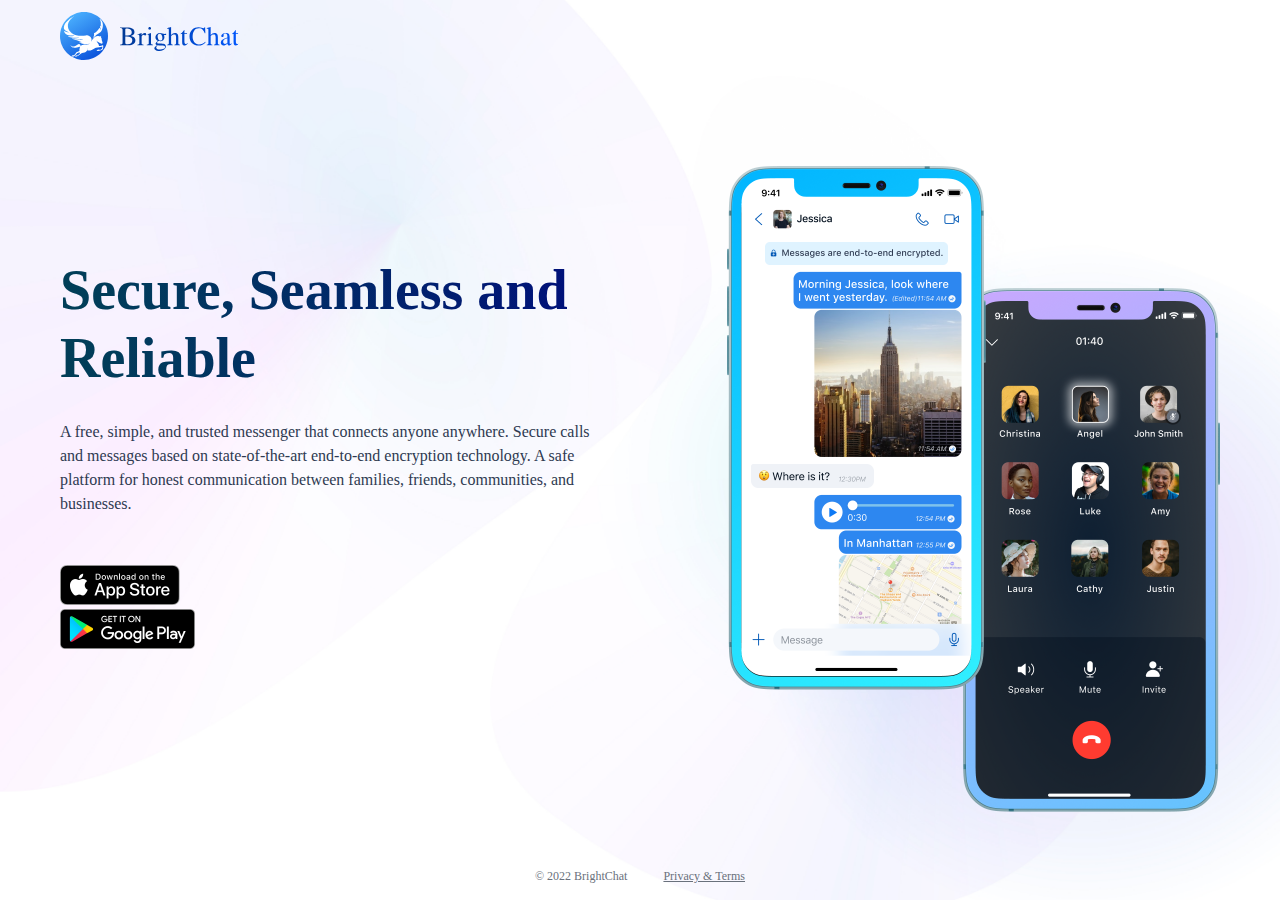
<file: index.html>
<!DOCTYPE html>
<html lang="en-US" prefix="og: http://ogp.me/ns# fb: http://ogp.me/ns/fb#">
<head>
    <meta charset="UTF-8">
    <meta http-equiv="refresh" content="1200" />

    <link rel="shortcut icon" type="image/x-icon" href="./img/favicon.ico" sizes="16x16" />
    <link rel="icon" href="./img/Favicon_32x32.png" sizes="32x32"/><link rel="apple-touch-icon-precomposed" href="./img/Favicon_180x180.png" /><link rel="icon" href="./img/Favicon_192x192.png" sizes="192x192"/>
    <meta name="msapplication-TileImage" content="https://www.brightchat.com/img/Favicon_270x270.png" />

    <meta name="viewport" content="width=device-width, initial-scale=1">

    <title>BrightChat - Secure Messaging</title>
    <meta name="robots" content="noodp,noydir"/>
    <meta name="description" content="A free, simple, and trusted messenger that connects anyone anywhere. Secure calls and messages based on state-of-the-art end-to-end encryption technology. A safe platform for honest communication between families, friends, communities, and businesses."/>
    <meta name="keywords" content="Messenger, BrightChat, ShenXun, end-to-end encryption, audio / video conference call"/>
    <link rel="canonical" href="https://www.brightchat.com/" />
    <meta property="og:locale" content="en_US" />
    <meta property="og:type" content="website" />
    <meta property="og:title" content="BrightChat - Secure Messaging" />
    <meta property="og:description" content="A free, simple, and trusted messenger that connects anyone anywhere. Secure calls and messages based on state-of-the-art end-to-end encryption technology. A safe platform for honest communication between families, friends, communities, and businesses." />
    <meta property="og:url" content="https://www.brightchat.com/" />
    <meta property="og:site_name" content="www.brightchat.com" />
    <meta property="og:image" content="https://www.brightchat.com/img/logoRec.png" />
    <meta name="twitter:card" content="summary_large_image"/>
    <meta name="twitter:description" content="A free, simple, and trusted messenger that connects anyone anywhere. Secure calls and messages based on state-of-the-art end-to-end encryption technology. A safe platform for honest communication between families, friends, communities, and businesses."/>
    <meta name="twitter:title" content="BrightChat - Secure Messaging"/>
    <meta name="twitter:site" content=""/>
    <meta name="twitter:domain" content="www.brightchat.com"/>
    <meta name="twitter:image" content="https://www.brightchat.com/img/logoRec.png"/>

    <link rel='stylesheet' href='./styles2.css' type='text/css' media='all' />
</head>
<body>
    <header>
        <div class="fullWidth">
            <div class="left">
                <a href="/index.html">
                    <span class="logo">
                        <h1>Bright Chat</h1>
                        <img src="./img/LOGO.svg" alt="Bright Chat">
                    </span>
                </a>
            </div>
        </div>
    </header>
    <main>
        <div class="fullWidth">
            <div class="left text">
                <div class="title">Secure, Seamless and Reliable</div>
                <div class="desc">A free, simple, and trusted messenger that connects anyone anywhere. Secure calls and messages based on state-of-the-art end-to-end encryption technology. A safe platform for honest communication between families, friends, communities, and businesses.</div>
                <div class="stores">
                    <span class="apple">
                        <a href="https://apps.apple.com/app/brightchat-secure-messaging/id1082880824">
                            <h1>Bright Chat AppStore</h1>
                            <img src="./img/ios.png" alt="iOS" width="120">
                        </a>
                    </span>
                    <span class="android">
                        <a href="https://play.google.com/store/apps/details?id=com.mycurrentmessenger">
                            <h1>Bright Chat GooglePlay</h1>
                            <img src="./img/android.png" alt="Android" width="135">
                        </a>
                    </span>
                </div>
            </div>
            <div class="right screens">
                <img src="./img/phone_2x.png" alt="Bright Chat" width="493">
            </div>
        </div>
    </main>
    <footer>
        <div class="alignCenter">
            <span>© 2022 BrightChat</span>
            <span class="privacy"><a href="https://brightchat.com/privacy/">Privacy & Terms</a></span>
        </div>
    </footer>
</body>
</html>
</file>
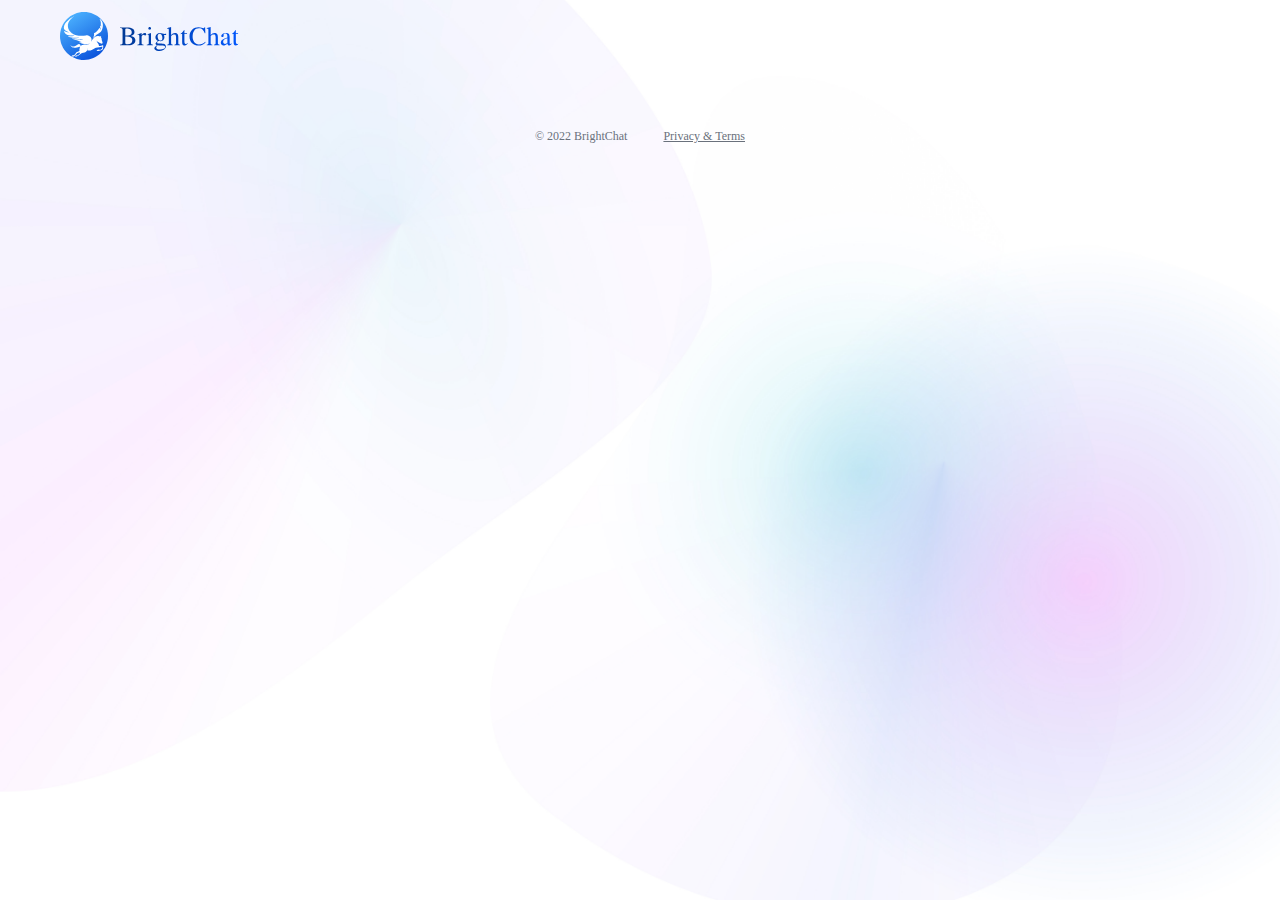
<file: download.html>
<!DOCTYPE html>
<html lang="en-US" prefix="og: http://ogp.me/ns# fb: http://ogp.me/ns/fb#">
<head>
    <meta charset="UTF-8">
    <meta http-equiv="refresh" content="1200" />

    <link rel="shortcut icon" type="image/x-icon" href="./img/favicon.ico" sizes="16x16" />
    <link rel="icon" href="./img/Favicon_32x32.png" sizes="32x32"/><link rel="apple-touch-icon-precomposed" href="./img/Favicon_180x180.png" /><link rel="icon" href="./img/Favicon_192x192.png" sizes="192x192"/>
    <meta name="msapplication-TileImage" content="https://www.brightchat.com/img/Favicon_270x270.png" />

    <meta name="viewport" content="width=device-width, initial-scale=1">

    <title>BrightChat - Secure Messaging</title>
    <meta name="robots" content="noodp,noydir"/>
    <meta name="description" content="A free, simple, and trusted messenger that connects anyone anywhere. Secure calls and messages based on state-of-the-art end-to-end encryption technology. A safe platform for honest communication between families, friends, communities, and businesses."/>
    <meta name="keywords" content="Messenger, BrightChat, ShenXun, end-to-end encryption, audio / video conference call"/>
    <link rel="canonical" href="https://www.brightchat.com/download" />
    <meta property="og:locale" content="en_US" />
    <meta property="og:type" content="website" />
    <meta property="og:title" content="BrightChat - Secure Messaging" />
    <meta property="og:description" content="A free, simple, and trusted messenger that connects anyone anywhere. Secure calls and messages based on state-of-the-art end-to-end encryption technology. A safe platform for honest communication between families, friends, communities, and businesses." />
    <meta property="og:url" content="https://www.brightchat.com/download" />
    <meta property="og:site_name" content="www.brightchat.com" />
    <meta property="og:image" content="https://www.brightchat.com/img/logoRec.png" />
    <meta name="twitter:card" content="summary_large_image"/>
    <meta name="twitter:description" content="A free, simple, and trusted messenger that connects anyone anywhere. Secure calls and messages based on state-of-the-art end-to-end encryption technology. A safe platform for honest communication between families, friends, communities, and businesses."/>
    <meta name="twitter:title" content="BrightChat - Secure Messaging"/>
    <meta name="twitter:site" content=""/>
    <meta name="twitter:domain" content="www.brightchat.com"/>
    <meta name="twitter:image" content="https://www.brightchat.com/img/logoRec.png"/>

    <link rel='stylesheet' href='./styles2.css' type='text/css' media='all' />
</head>
<body>
    <header>
        <div class="fullWidth">
            <div class="left">
                <a href="/index.html">
                    <span class="logo">
                        <h1>Bright Chat</h1>
                        <img src="./img/LOGO.svg" alt="Bright Chat">
                    </span>
                </a>
            </div> 
        </div>
    </header>
    <main>
        <div class="fullWidth">

        </div>
    </main>
    <footer>
        <div class="alignCenter">
            <span>© 2022 BrightChat</span>
            <span class="privacy"><a href="https://brightchat.com/privacy/">Privacy & Terms</a></span>
        </div>
    </footer>
</body>
</html>
</file>
<file: styles2.css>
@font-face {font-family: 'Cormorant Infant'; font-display: swap; src: local('CormorantInfant'), url('./fonts/CormorantInfant-Regular.ttf');}
@font-face {font-family: 'SFProText'; font-display: swap; src: local('SFProText'), url('./fonts/SFProText-Regular.ttf');}
@font-face {font-family: 'Inter'; font-display: swap; src: local('Inter'), url('./fonts/Inter-Regular.ttf');}

body {
    margin: 0;
    padding: 0;
    border: 0;
    outline: 0;
    font-size: 100%;
    vertical-align: baseline; 
    background: url('./img/bgD.jpg')  no-repeat center center fixed;
    -webkit-background-size: cover;
    -moz-background-size: cover;
    -o-background-size: cover;
    background-size: cover; 

    height: 100%; 
}

*,
*::before,
*::after {
    -webkit-box-sizing: border-box;
    -moz-box-sizing: border-box;
    box-sizing: border-box;
}

a {
    text-decoration: none;
}

img {
    max-width: 100%;
    image-rendering: -moz-crisp-edges;         /* Firefox */
    image-rendering:   -o-crisp-edges;         /* Opera */
    image-rendering: -webkit-optimize-contrast;/* Webkit (non-standard naming) */
    image-rendering: crisp-edges;
    -ms-interpolation-mode: nearest-neighbor;  /* IE (non-standard property) */
}

.left {
    float: left;
}

.right {
    float: right;
}

.clear {
    clear: both;
}

.mobile_hide {
    display: block;
}

.desktop_hide {
    min-height: 0;
    max-height: 0;
    max-width: 0;
    display: none !important;
    overflow: hidden;
    font-size: 0;
}

.fullWidth {
    display: table;
    margin: auto;
    width: 100%;
    max-width: 1200px;
    padding: 0 20px
}

.alignCenter {
    text-align: center;
}

h1 {
    font-size: 0;
    line-height: 0;
    color: transparent;
}

header {
    padding: 12px 0;
}

main .text {
    margin-top: 20vh;
    max-width: 620px; 
}

main .screens {
    margin-top: 10vh; 
}

.text .title {
    /*font-family: 'Cormorant Infant', serif;*/
    font-style: normal;
    font-weight: 700;
    font-size: 56px;
    line-height: 68px; 

    background: linear-gradient(90.9deg, rgba(5, 129, 129, 0.2) 13.02%, rgba(75, 215, 89, 0) 97.75%), linear-gradient(90deg, #002E4D 0%, #010683 100%);
    -webkit-background-clip: text;
    -webkit-text-fill-color: transparent;
    background-clip: text;
    text-fill-color: transparent;

}

.text .desc {
    margin-top: 28px;
    /*font-family: 'SFProText';*/
    font-style: normal;
    font-weight: 400;
    font-size: 16px;
    line-height: 24px;
    color: #2E3A51;
    max-width: 540px;
}

.text .stores {
    margin-top: 49px;
}

footer {  
    bottom:0;
    width:100%;
    padding-top: 50px;
    padding-bottom: 18px;  
}

footer span {
    /*font-family: 'Inter';*/
    font-style: normal;
    font-weight: 400;
    font-size: 12px;
    line-height: 15px; 

    text-align: center; 

    color: #6A717C;

}

footer .privacy {
    margin-left: 32px;
}

.privacy a {
    color: #6A717C;
    text-decoration: underline;
} 

@media (max-width: 1200px) { 
    main .text { 
        max-width: 54%;
        margin-top: 15vh;
    }
    main .screens { 
        max-width: 46%; 
    }
} 

@media (max-width: 960px) { 
    main .text { 
        max-width: 100%;
        margin-top: 15vh;
    }
    main .screens { 
        max-width: 100%; 
        float: left;
    }
} 

@media (max-width: 620px) { 
    body {
        background-image: url('./img/bgM.jpg'); 
    }
    .mobile_hide {
        min-height: 0;
        max-height: 0;
        max-width: 0;
        display: none !important;
        overflow: hidden;
        font-size: 0;
    }
    .desktop_hide {
        display: block !important; 
    }
    main .text {
        margin-top: 40px;
    }
    .text .title {
        font-weight: 700;
        font-size: 36px;
        line-height: 44px;
    }
    .text .desc {
        font-size: 16px;
        line-height: 19px;
    }
    .text .stores {
        margin-top: 32px;
    }
    main .screens {
        margin-top: 66px;
    }
}
</file>
